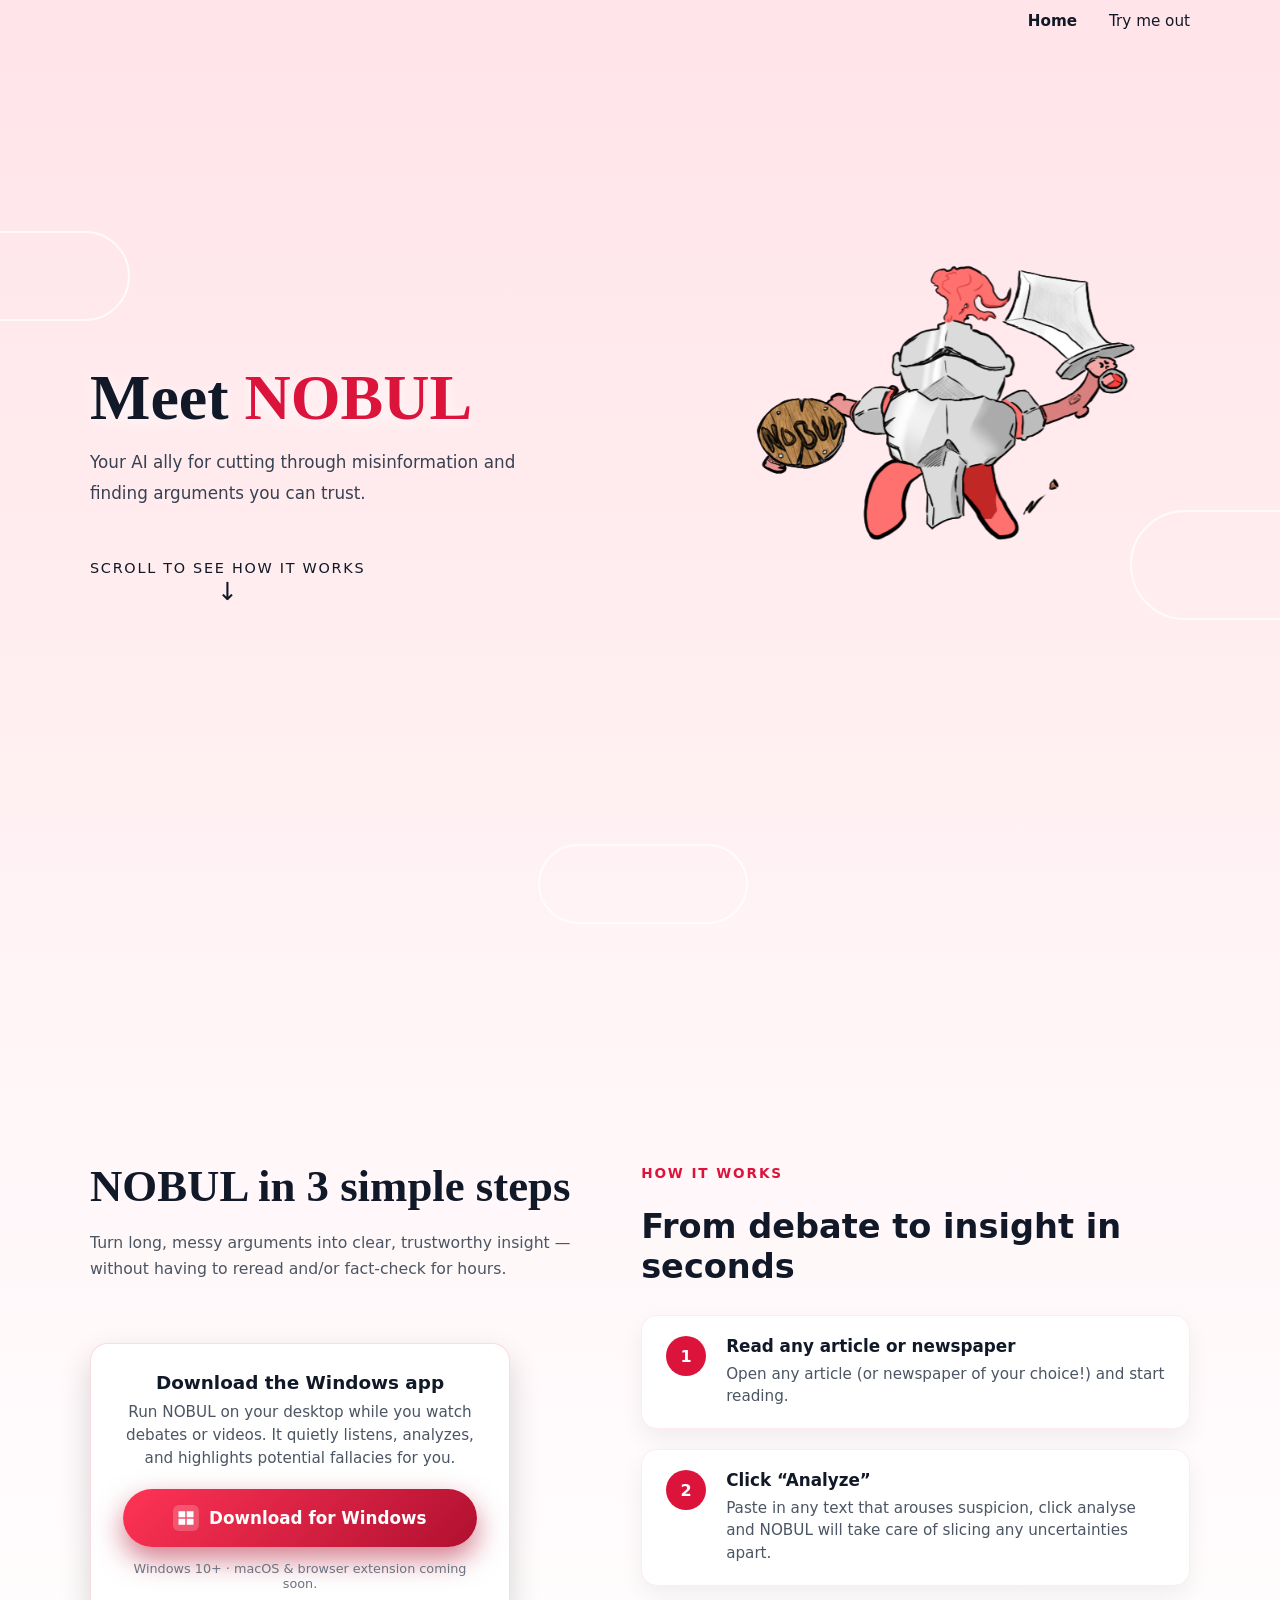
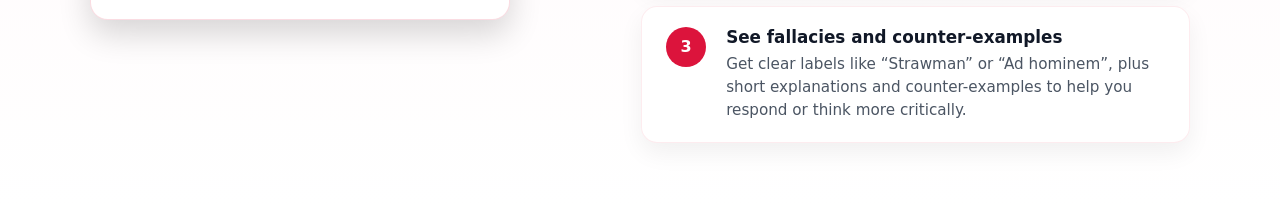
<file: index.html>
<!DOCTYPE html>
<html lang="en">
<head>
    <meta charset="UTF-8" />
    <title>NOBUL</title>
    <meta name="viewport" content="width=device-width, initial-scale=1" />
    <link rel="stylesheet" href="styles.css" />
    <script src="script.js" defer></script>
</head>
<body>

    <!-- ============================================ -->
    <!--                    NAV                      -->
    <!-- ============================================ -->
    <header class="top-nav">
        <div class="nav-inner">
            <nav class="nav-links">
                <!-- Home is main / default -->
                <a href="#" class="nav-link nav-link-primary" data-target="home">
                    Home
                </a>
                <a href="#" class="nav-link" data-target="try">
                    Try me out
                </a>
            </nav>
        </div>
    </header>

    <main>
        <!-- ============================================ -->
        <!--                 HOME PAGE                   -->
        <!-- ============================================ -->
        <div id="home-page">
            <!-- HERO / WELCOME -->
            <section id="hero">
                <!-- outlined cloud shapes -->
                <div class="hero-cloud hero-cloud-1"></div>
                <div class="hero-cloud hero-cloud-2"></div>
                <div class="hero-cloud hero-cloud-3"></div>

                <div class="hero-inner">
                    <!-- Logo -->
                    <img
                        src="./NOBUL-Knight.png"
                        alt="NOBUL logo"
                        class="hero-logo"
                    />

                    <div class="hero-text">
                        <h1 class="hero-title">
                            Meet <span class="hero-highlight">NOBUL</span>
                        </h1>
                        <p class="hero-subtitle">
                            Your AI ally for cutting through misinformation and finding arguments you can trust.
                        </p>
                    </div>

                    <a href="#steps-1893" class="hero-scroll">
                        <span class="hero-scroll-text">Scroll to see how it works</span>
                        <span class="hero-scroll-arrow">↓</span>
                    </a>
                </div>
            </section>

            <!-- HOW IT WORKS / STEPS -->
            <section id="steps-1893">
                <div class="cs-container">

                    <!-- Left: mini hero + download -->
                    <div class="cs-left">
                        <div class="cs-hero">
                            <h2 class="cs-hero-title">
                                NOBUL in 3 simple steps
                            </h2>
                            <!-- second hero line: reveal on scroll -->
                            <p class="cs-hero-subtitle reveal-up">
                                Turn long, messy arguments into clear, trustworthy insight — without having
                                to reread and/or fact-check for hours.
                            </p>
                        </div>

                        <!-- download card: reveals on scroll -->
                        <div class="cs-download-card reveal-up">
                            <h3 class="cs-download-title">Download the Windows app</h3>
                            <p class="cs-download-text">
                                Run NOBUL on your desktop while you watch debates or videos.
                                It quietly listens, analyzes, and highlights potential fallacies for you.
                            </p>

                            <a href="/my-extension.zip" class="cs-download-btn">
                                <span class="cs-btn-icon">
                                    <svg class="cs-windows-logo" viewBox="0 0 24 24" aria-hidden="true">
                                        <rect x="2"  y="3"  width="9" height="8" />
                                        <rect x="13" y="3"  width="9" height="8" />
                                        <rect x="2"  y="13" width="9" height="8" />
                                        <rect x="13" y="13" width="9" height="8" />
                                    </svg>
                                </span>
                                <span class="cs-btn-text">Download for Windows</span>
                            </a>

                            <p class="cs-download-note">
                                Windows 10+ · macOS & browser extension coming soon.
                            </p>
                        </div>
                    </div>

                    <!-- Right: steps -->
                    <div class="cs-wrapper">
                        <div class="cs-content">
                            <p class="cs-topper">HOW IT WORKS</p>
                            <h2 class="cs-title">From debate to insight in seconds</h2>
                        </div>

                        <ul class="cs-card-group">
                            <!-- each step reveals on scroll -->
                            <li class="cs-item reveal-right">
                                <div class="cs-number">1</div>
                                <div class="cs-flex">
                                    <h3 class="cs-h3">Read any article or newspaper</h3>
                                    <p class="cs-item-text">
                                        Open any article (or newspaper of your choice!) and start reading. 
                                    </p>
                                </div>
                            </li>

                            <li class="cs-item reveal-right">
                                <div class="cs-number">2</div>
                                <div class="cs-flex">
                                    <h3 class="cs-h3">Click “Analyze”</h3>
                                    <p class="cs-item-text">
                                        Paste in any text that arouses suspicion, click analyse and NOBUL will take care of
                                        slicing any uncertainties apart.
                                    </p>
                                </div>
                            </li>

                            <li class="cs-item reveal-right">
                                <div class="cs-number">3</div>
                                <div class="cs-flex">
                                    <h3 class="cs-h3">See fallacies and counter-examples</h3>
                                    <p class="cs-item-text">
                                        Get clear labels like “Strawman” or “Ad hominem”, plus short explanations
                                        and counter-examples to help you respond or think more critically.
                                    </p>
                                </div>
                            </li>
                        </ul>
                    </div>

                </div>
            </section>
        </div>

        <!-- ============================================ -->
        <!--         TRY ME OUT OVERLAY (no scroll)      -->
        <!-- ============================================ -->
        <div id="chat-overlay" class="chat-overlay">
            <div class="chat-overlay-backdrop" data-close="true"></div>
            <section class="chat-shell">
                <div class="chat-card">
                    <button type="button" class="chat-close-btn" data-close="true">×</button>

                    <div class="chat-header">
                        <h1 class="chat-title">Try NOBUL</h1>
                        <p class="chat-subtitle">
                            Paste a debate snippet, argument, or claim. In the future, NOBUL will analyze it
                            for potential fallacies and weak reasoning.
                        </p>
                    </div>

                    <div class="chat-messages" id="chat-messages">
                        <div class="chat-message chat-message-assistant">
                            <div class="chat-message-label">NOBUL</div>
                            <div class="chat-message-bubble">
                                Imagine this is connected to the fallacy detector. Type something below and
                                hit <strong>Send</strong> to see how the conversation would flow.
                            </div>
                        </div>
                    </div>

                    <form class="chat-input-row" id="chat-form">
                        <textarea
                            id="chat-input"
                            class="chat-input"
                            rows="2"
                            placeholder="Ask a question, paste an argument, or say hello..."
                        ></textarea>
                        <button type="submit" class="chat-send-btn">Send</button>
                    </form>
                    <p id="chat-analysis"></p>
                    <p class="chat-footer-note">
                        This is a front-end preview. We’ll hook this up to your backend model later so it can
                        actually analyze arguments and flag fallacies.
                    </p>
                </div>
            </section>
        </div>
    </main>

</body>
</html>
</file>
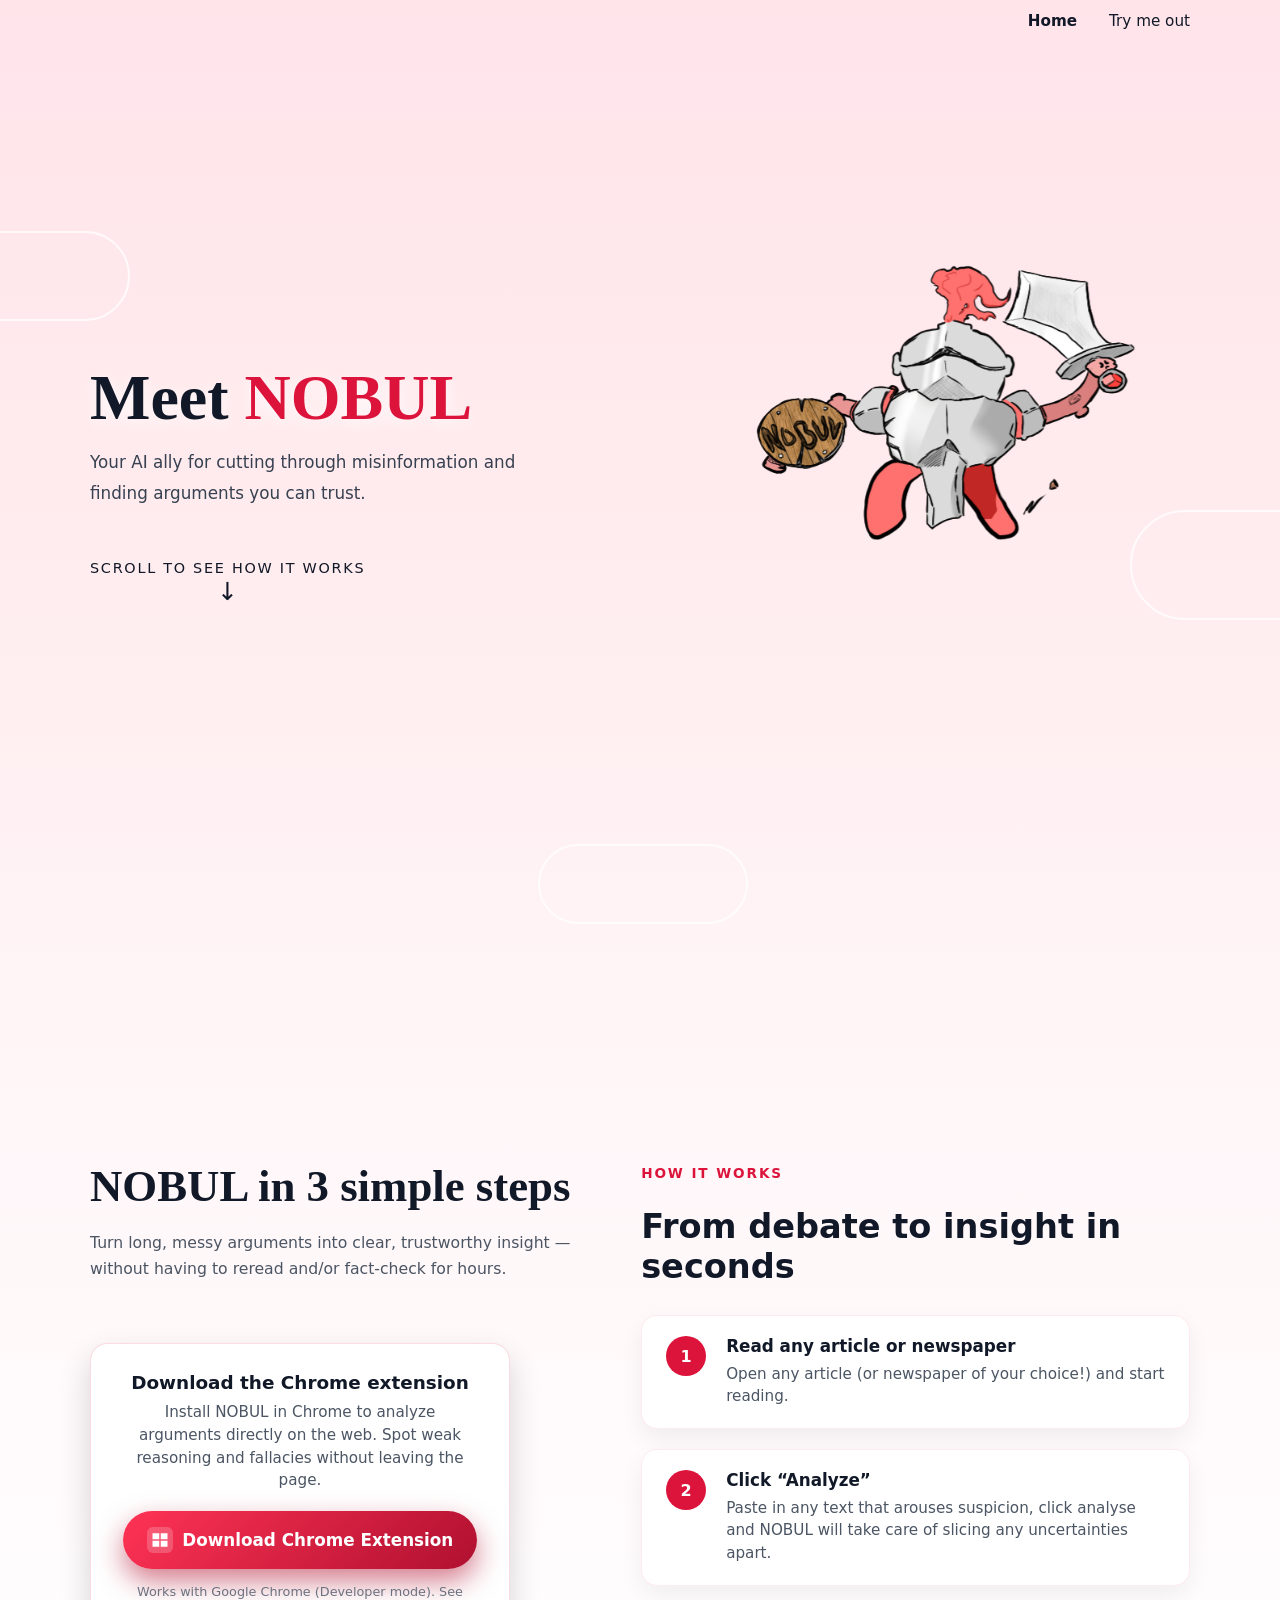
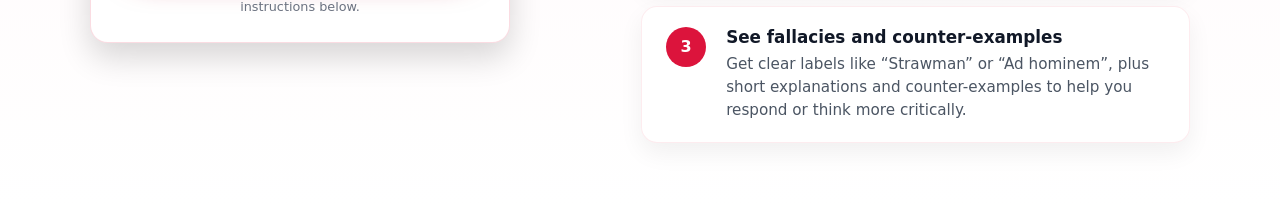
<file: UI/index.html>
<!DOCTYPE html>
<html lang="en">
<head>
    <meta charset="UTF-8" />
    <title>NOBUL</title>
    <meta name="viewport" content="width=device-width, initial-scale=1" />
    <link rel="stylesheet" href="styles.css" />
    <script src="script.js" defer></script>
</head>
<body>

    <!-- ============================================ -->
    <!--                    NAV                      -->
    <!-- ============================================ -->
    <header class="top-nav">
        <div class="nav-inner">
            <nav class="nav-links">
                <!-- Home is main / default -->
                <a href="#" class="nav-link nav-link-primary" data-target="home">
                    Home
                </a>
                <a href="#" class="nav-link" data-target="try">
                    Try me out
                </a>
            </nav>
        </div>
    </header>

    <main>
        <!-- ============================================ -->
        <!--                 HOME PAGE                   -->
        <!-- ============================================ -->
        <div id="home-page">
            <!-- HERO / WELCOME -->
            <section id="hero">
                <!-- outlined cloud shapes -->
                <div class="hero-cloud hero-cloud-1"></div>
                <div class="hero-cloud hero-cloud-2"></div>
                <div class="hero-cloud hero-cloud-3"></div>

                <div class="hero-inner">
                    <!-- Logo -->
                    <img
                        src="./NOBUL-Knight.png"
                        alt="NOBUL logo"
                        class="hero-logo"
                    />

                    <div class="hero-text">
                        <h1 class="hero-title">
                            Meet <span class="hero-highlight">NOBUL</span>
                        </h1>
                        <p class="hero-subtitle">
                            Your AI ally for cutting through misinformation and finding arguments you can trust.
                        </p>
                    </div>

                    <a href="#steps-1893" class="hero-scroll">
                        <span class="hero-scroll-text">Scroll to see how it works</span>
                        <span class="hero-scroll-arrow">↓</span>
                    </a>
                </div>
            </section>

            <!-- HOW IT WORKS / STEPS -->
            <section id="steps-1893">
                <div class="cs-container">

                    <!-- Left: mini hero + download -->
                    <div class="cs-left">
                        <div class="cs-hero">
                            <h2 class="cs-hero-title">
                                NOBUL in 3 simple steps
                            </h2>
                            <!-- second hero line: reveal on scroll -->
                            <p class="cs-hero-subtitle reveal-up">
                                Turn long, messy arguments into clear, trustworthy insight — without having
                                to reread and/or fact-check for hours.
                            </p>
                        </div>

                        <!-- download card: reveals on scroll -->
                <div class="cs-download-card reveal-up">
                    <h3 class="cs-download-title">Download the Chrome extension</h3>
                    <p class="cs-download-text">
                    Install NOBUL in Chrome to analyze arguments directly on the web.
                    Spot weak reasoning and fallacies without leaving the page.
                    </p>

                <!-- 🔽 This is the important part -->
                <a
                href="my-extension.zip"
                class="cs-download-btn"
                download="NOBUL-Chrome-Extension.zip"
                >
        <span class="cs-btn-icon">
            <!-- you can keep your SVG icon or swap for a Chrome-style one -->
            <svg class="cs-windows-logo" viewBox="0 0 24 24" aria-hidden="true">
                <rect x="2"  y="3"  width="9" height="8" />
                <rect x="13" y="3"  width="9" height="8" />
                <rect x="2"  y="13" width="9" height="8" />
                <rect x="13" y="13" width="9" height="8" />
            </svg>
        </span>
        <span class="cs-btn-text">Download Chrome Extension</span>
    </a>
        <p class="cs-download-note">
            Works with Google Chrome (Developer mode). See instructions below.
        </p>
    </div>
</div>

                    <!-- Right: steps -->
                    <div class="cs-wrapper">
                        <div class="cs-content">
                            <p class="cs-topper">HOW IT WORKS</p>
                            <h2 class="cs-title">From debate to insight in seconds</h2>
                        </div>

                        <ul class="cs-card-group">
                            <!-- each step reveals on scroll -->
                            <li class="cs-item reveal-right">
                                <div class="cs-number">1</div>
                                <div class="cs-flex">
                                    <h3 class="cs-h3">Read any article or newspaper</h3>
                                    <p class="cs-item-text">
                                        Open any article (or newspaper of your choice!) and start reading. 
                                    </p>
                                </div>
                            </li>

                            <li class="cs-item reveal-right">
                                <div class="cs-number">2</div>
                                <div class="cs-flex">
                                    <h3 class="cs-h3">Click “Analyze”</h3>
                                    <p class="cs-item-text">
                                        Paste in any text that arouses suspicion, click analyse and NOBUL will take care of
                                        slicing any uncertainties apart.
                                    </p>
                                </div>
                            </li>

                            <li class="cs-item reveal-right">
                                <div class="cs-number">3</div>
                                <div class="cs-flex">
                                    <h3 class="cs-h3">See fallacies and counter-examples</h3>
                                    <p class="cs-item-text">
                                        Get clear labels like “Strawman” or “Ad hominem”, plus short explanations
                                        and counter-examples to help you respond or think more critically.
                                    </p>
                                </div>
                            </li>
                        </ul>
                    </div>

                </div>
            </section>
        </div>

        <!-- ============================================ -->
        <!--         TRY ME OUT OVERLAY (no scroll)      -->
        <!-- ============================================ -->
        <div id="chat-overlay" class="chat-overlay">
            <div class="chat-overlay-backdrop" data-close="true"></div>
            <section class="chat-shell">
                <div class="chat-card">
                    <button type="button" class="chat-close-btn" data-close="true">×</button>

                    <div class="chat-header">
                        <h1 class="chat-title">Try NOBUL</h1>
                        <p class="chat-subtitle">
                            Paste a debate snippet, argument, or claim. In the future, NOBUL will analyze it
                            for potential fallacies and weak reasoning.
                        </p>
                    </div>

                    <div class="chat-messages" id="chat-messages">
                        <div class="chat-message chat-message-assistant">
                            <div class="chat-message-label">NOBUL</div>
                            <div class="chat-message-bubble">
                                Imagine this is connected to the fallacy detector. Type something below and
                                hit <strong>Send</strong> to see how the conversation would flow.
                            </div>
                        </div>
                    </div>

                    <form class="chat-input-row" id="chat-form">
                        <textarea
                            id="chat-input"
                            class="chat-input"
                            rows="2"
                            placeholder="Ask a question, paste an argument, or say hello..."
                        ></textarea>
                        <button type="submit" class="chat-send-btn">Send</button>
                    </form>
                    <p id="chat-analysis"></p>
                    <p class="chat-footer-note">
                        This is a front-end preview. We’ll hook this up to your backend model later so it can
                        actually analyze arguments and flag fallacies.
                    </p>
                </div>
            </section>
        </div>
    </main>

</body>
</html>
</file>
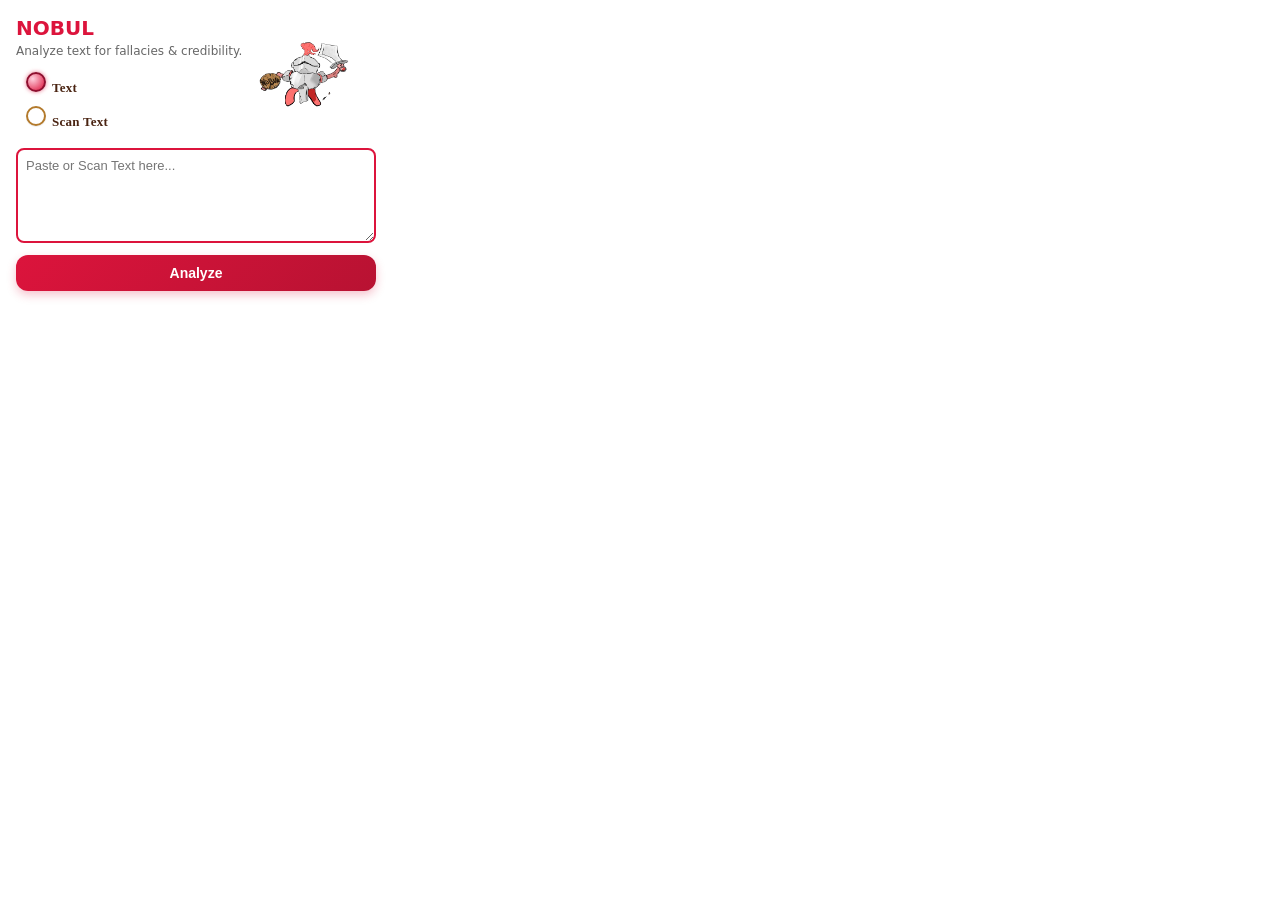
<file: truthlens-extension /popup.html>
<!DOCTYPE html>
<html lang="en">
<head>
  <meta charset="UTF-8" />
  <title>NOBUL</title>
  <link rel="stylesheet" href="popup.css" />
</head>
<body>
  <div class="container">
    <div class="header-row">
  <div class="header-text">
    <h1>NOBUL</h1>
    <p class="subtitle">Analyze text for fallacies & credibility.</p>
  </div>
  <img
    src="NOBUL-Knight-Avatar.png"
    alt="NOBUL avatar"
    class="nobul-avatar"
  />
</div>


    <div class="mode-switch">
  <label class="mode-option">
    <input type="radio" name="mode" value="text" checked />
    <span>Text</span>
  </label>

  <label class="mode-option">
    <input type="radio" name="mode" value="ScanText" />
    <span>Scan Text</span>
  </label>
</div>


    <textarea id="inputField" placeholder="Paste or Scan Text here..." rows="5"></textarea>

    <button id="analyzeBtn">Analyze</button>

    <div id="status" class="status"></div>

    <div id="results" class="results"></div>
  </div>

  <script src="popup.js"></script>
</body>
</html>
</file>
<file: styles.css>
/* ===============================
   Global theme
   =============================== */

:root {
    --crimson: #dc143c;
    --soft-white: #f9fafb;
    --dark-text: #111827;
    --muted-text: #4b5563;

    /* page-wide seamless gradient */
    --page-bg: linear-gradient(
        180deg,
        #ffe4ea 0%,
        #ffecee 30%,
        #fff6f8 60%,
        #ffffff 100%
    );

    --nav-blue: #1f73c7;
}

*,
*::before,
*::after {
    box-sizing: border-box;
}

html {
    scroll-behavior: smooth;
}

body {
    margin: 0;
    font-family: system-ui, -apple-system, BlinkMacSystemFont, "Segoe UI", sans-serif;
    background: var(--page-bg);
    color: var(--dark-text);
}

/* ===============================
   Top navigation (transparent)
   =============================== */

.top-nav {
    position: sticky;
    top: 0;
    z-index: 50;
    background: transparent;
    padding: 0.75rem 1.5rem;
}

.nav-inner {
    max-width: 1100px;
    margin: 0 auto;
    display: flex;
    align-items: center;
    justify-content: flex-end; /* only right-side buttons now */
}

.nav-links {
    display: flex;
    gap: 2rem;
    transition: opacity 0.25s ease-out, transform 0.25s ease-out;
}

/* faded-out state when scrolling */
.nav-links-faded {
    opacity: 0;
    transform: translateY(-10px);
    pointer-events: none;
}

.nav-link {
    position: relative;
    font-size: 0.95rem;
    color: var(--dark-text);
    text-decoration: none;
    font-weight: 500;
    padding-bottom: 0.15rem;
}

.nav-link::after {
    content: "";
    position: absolute;
    left: 0;
    right: 0;
    bottom: -0.2rem;
    height: 2px;
    background: var(--nav-blue);
    transform: scaleX(0);
    transform-origin: center;
    transition: transform 0.18s ease-out;
}

.nav-link:hover::after {
    transform: scaleX(1);
}

/* main button ("Home") a bit stronger */
.nav-link-primary {
    font-weight: 700;
}

@media (max-width: 700px) {
    .nav-links {
        gap: 1.25rem;
        font-size: 0.9rem;
    }
}

/* ===============================
   HERO / WELCOME SECTION
   =============================== */

#hero {
    position: relative;
    min-height: 115vh;
    padding: 5rem 1.5rem 4rem;
    background: transparent;  /* uses body gradient for seamless look */
    overflow: hidden;
    z-index: 0;
}

.hero-inner {
    position: relative;
    max-width: 1100px;
    margin: 0 auto;
    z-index: 1;
    display: flex;
    flex-direction: column;
    align-items: flex-start;
    justify-content: center;
    min-height: 80vh;
}

.hero-text {
    max-width: 650px;
}

/* Logo in the empty top-right of hero */
.hero-logo {
    position: absolute;
    /* line up roughly with the top of "Meet Nobull" */
    top: 0.30rem;
    right: -5rem;

    /* 300% of original size (110px → 330px) */
    width: 660px;
    max-width: 50vw;
    justify-self: right;
    opacity: 0;
    transform: translateY(-50px) scale(0.96);  /* drop in from above */
    animation: heroLogoIn 0.9s ease-out forwards;
    animation-delay: 0.4s;
}






/* outlined clouds */

.hero-cloud {
    position: absolute;
    border-radius: 999px;
    border: 2px solid rgba(255, 255, 255, 0.85);
    background: transparent;
    opacity: 0.9;
    animation: cloudDrift 40s linear infinite;
    z-index: 0;
}

.hero-cloud-1 {
    width: 260px;
    height: 90px;
    top: 18%;
    left: -130px;
}

.hero-cloud-2 {
    width: 320px;
    height: 110px;
    top: 45%;
    right: -170px;
    animation-duration: 55s;
}

.hero-cloud-3 {
    width: 210px;
    height: 80px;
    bottom: 15%;
    left: 42%;
    animation-duration: 48s;
}

/* Hero text styles */

.hero-title {
    font-family: "Georgia", "Times New Roman", serif;
    font-size: clamp(2.8rem, 5vw, 4rem);
    line-height: 1.05;
    font-weight: 600;
    margin: 0 0 1rem;
    color: #111827;
    text-shadow: 0 4px 16px rgba(255, 255, 255, 0.95);
    opacity: 0;
    transform: translateX(-30px);
    animation: fadeInLeft 0.9s ease-out forwards;
    animation-delay: 0.1s;
}

.hero-highlight {
    font-weight: 700;
    color: var(--crimson);
}

.hero-subtitle {
    margin: 0;
    font-size: 1.05rem;
    max-width: 30rem;
    color: #374151;
    line-height: 1.8;
    opacity: 0;
    transform: translateX(30px);
    animation: fadeInRight 0.9s ease-out forwards;
    animation-delay: 0.3s;
}

/* Scroll hint */

.hero-scroll {
    margin-top: 3.25rem;
    display: inline-flex;
    flex-direction: column;
    align-items: center;
    gap: 0.25rem;
    color: #111827;
    text-decoration: none;
    font-size: 0.9rem;
    opacity: 0;
    animation: fadeInUp 0.9s ease-out forwards;
    animation-delay: 0.55s;
}

.hero-scroll-text {
    letter-spacing: 0.12em;
    text-transform: uppercase;
}

.hero-scroll-arrow {
    font-size: 1.55rem;
    line-height: 1;
    animation: bounceArrow 1.4s ease-in-out infinite;
}

/* ===============================
   HOW IT WORKS / STEPS SECTION
   =============================== */

#steps-1893 {
    position: relative;
    padding: 4.5rem 1.5rem 4rem;
    background: transparent; /* continuous with hero */
    margin-top: 0;
    z-index: 1;
}

.cs-container {
    max-width: 1100px;
    margin: 0 auto;
    display: grid;
    grid-template-columns: minmax(0, 1.1fr) minmax(0, 1.2fr);
    gap: 3rem;
    align-items: stretch;
}

/* Left side */

.cs-left {
    display: flex;
    flex-direction: column;
    gap: 2.25rem;
    margin-top: 0.75rem;
}

.cs-hero-title {
    font-family: "Georgia", "Times New Roman", serif;
    font-size: clamp(2.2rem, 3.5vw, 3rem);
    line-height: 1.05;
    font-weight: 600;
    margin: 0;
    color: var(--dark-text);
}

.cs-hero-subtitle {
    margin: 1.2rem 0 0;
    font-size: 0.98rem;
    max-width: 32rem;
    color: var(--muted-text);
    line-height: 1.7;
}

/* Download card */

.cs-download-card {
    max-width: 420px;
    width: 100%;
    background: #ffffff;
    border-radius: 1.1rem;
    padding: 1.75rem 2rem;
    box-shadow: 0 14px 32px rgba(0, 0, 0, 0.16);
    border: 1px solid rgba(220, 20, 60, 0.15);
    text-align: center;
    margin-top: 1.5rem;
}

.cs-download-title {
    margin: 0 0 0.5rem;
    font-size: 1.15rem;
    font-weight: 700;
    color: var(--dark-text);
}

.cs-download-text {
    margin: 0 0 1.2rem;
    font-size: 0.95rem;
    color: var(--muted-text);
    line-height: 1.5;
}

/* Download button */

.cs-download-btn {
    display: inline-flex;
    align-items: center;
    justify-content: center;
    gap: 0.6rem;
    padding: 1rem 0;
    width: 100%;
    border-radius: 999px;
    background: linear-gradient(135deg, #ff3355, #b01030);
    color: #ffffff;
    font-weight: 700;
    font-size: 1.05rem;
    text-decoration: none;
    border: none;
    cursor: pointer;
    box-shadow: 0 12px 28px rgba(176, 16, 48, 0.55);
    transition: transform 0.15s ease-out,
                box-shadow 0.15s ease-out,
                background 0.15s ease-out;
}

.cs-download-btn:hover {
    transform: translateY(-2px);
    box-shadow: 0 16px 34px rgba(176, 16, 48, 0.7);
    background: linear-gradient(135deg, #ff2045, #900c26);
}

.cs-btn-icon {
    display: inline-flex;
    align-items: center;
    justify-content: center;
    width: 26px;
    height: 26px;
    border-radius: 6px;
    background: rgba(255, 255, 255, 0.2);
}

.cs-windows-logo {
    width: 18px;
    height: 18px;
    fill: #ffffff;
}

.cs-btn-text {
    white-space: nowrap;
}

.cs-download-note {
    margin: 0.9rem 0 0;
    font-size: 0.8rem;
    color: #6b7280;
}

/* Right side */

.cs-wrapper {
    display: flex;
    flex-direction: column;
    gap: 1.75rem;
}

.cs-content {
    display: flex;
    flex-direction: column;
    gap: 0.75rem;
}

.cs-topper {
    font-size: 0.85rem;
    letter-spacing: 0.14em;
    text-transform: uppercase;
    font-weight: 600;
    color: var(--crimson);
}

.cs-title {
    font-size: 2.1rem;
    line-height: 1.2;
    font-weight: 700;
    margin: 0;
}

/* Steps list */

.cs-card-group {
    list-style: none;
    padding: 0;
    margin: 0;
    display: flex;
    flex-direction: column;
    gap: 1.25rem;
}

.cs-item {
    display: flex;
    gap: 1.25rem;
    padding: 1.25rem 1.5rem;
    border-radius: 1rem;
    background: #ffffff;
    box-shadow: 0 10px 25px rgba(0, 0, 0, 0.06);
    border: 1px solid rgba(220, 20, 60, 0.08);
    transition: transform 0.18s ease-out,
                box-shadow 0.18s ease-out,
                border-color 0.18s ease-out;
}

.cs-item:hover {
    transform: translateX(0) translateY(-3px);
    box-shadow: 0 14px 30px rgba(0, 0, 0, 0.09);
    border-color: rgba(220, 20, 60, 0.25);
}

.cs-number {
    min-width: 2.5rem;
    height: 2.5rem;
    border-radius: 999px;
    background: var(--crimson);
    color: #ffffff;
    display: inline-flex;
    align-items: center;
    justify-content: center;
    font-weight: 700;
    font-size: 1rem;
    flex-shrink: 0;
}

.cs-flex {
    display: flex;
    flex-direction: column;
    gap: 0.4rem;
}

.cs-h3 {
    font-size: 1.05rem;
    font-weight: 600;
    margin: 0;
}

.cs-item-text {
    margin: 0;
    font-size: 0.95rem;
    color: var(--muted-text);
    line-height: 1.5;
}

/* ===============================
   Scroll-triggered reveal helpers
   =============================== */

.reveal-up,
.reveal-right {
    opacity: 0;
}

.reveal-up {
    transform: translateY(25px);
}

.reveal-right {
    transform: translateX(30px);
}

.reveal-up.is-visible {
    animation: fadeInUp 0.9s ease-out forwards;
}

.reveal-right.is-visible {
    animation: fadeInRight 0.8s ease-out forwards;
}

.cs-card-group .reveal-right.is-visible:nth-child(1) {
    animation-delay: 0s;
}
.cs-card-group .reveal-right.is-visible:nth-child(2) {
    animation-delay: 0.12s;
}
.cs-card-group .reveal-right.is-visible:nth-child(3) {
    animation-delay: 0.24s;
}

/* ===============================
   TRY ME OUT OVERLAY (with fade)
   =============================== */

.chat-overlay {
    position: fixed;
    inset: 0;
    z-index: 60;
    display: flex;
    justify-content: center;
    align-items: center;
    opacity: 0;
    visibility: hidden;
    pointer-events: none;
    transition: opacity 0.25s ease-out, visibility 0s linear 0.25s;
}

.chat-overlay-open {
    opacity: 1;
    visibility: visible;
    pointer-events: auto;
    transition: opacity 0.25s ease-out;
}

.chat-overlay-backdrop {
    position: absolute;
    inset: 0;
    background: rgba(15, 23, 42, 0.45);
}

/* center the chat card */
.chat-shell {
    position: relative;
    margin: auto;
    width: 100%;
    max-width: 900px;
    padding: 1.5rem;
    pointer-events: none; /* clicks go to child card */
}

.chat-card {
    pointer-events: auto;
    background: #ffffff;
    border-radius: 1.25rem;
    box-shadow: 0 24px 60px rgba(0, 0, 0, 0.35);
    border: 1px solid rgba(220, 20, 60, 0.15);
    display: flex;
    flex-direction: column;
    max-height: 80vh;
    overflow: hidden;
    position: relative;
}

/* close button */

.chat-close-btn {
    position: absolute;
    top: 0.6rem;
    right: 0.75rem;
    border: none;
    background: transparent;
    font-size: 1.5rem;
    line-height: 1;
    cursor: pointer;
    color: #6b7280;
    padding: 0.1rem 0.3rem;
}

.chat-close-btn:hover {
    color: #111827;
}

/* chat header / body */

.chat-header {
    padding: 1.4rem 1.75rem 0.75rem;
}

.chat-title {
    margin: 0 0 0.4rem;
    font-size: clamp(2rem, 3vw, 2.4rem);
    font-family: "Georgia", "Times New Roman", serif;
}

.chat-subtitle {
    margin: 0;
    max-width: 36rem;
    font-size: 0.98rem;
    color: var(--muted-text);
}

.chat-messages {
    padding: 1.25rem 1.75rem 1.5rem;
    max-height: 320px;
    overflow-y: auto;
    background: radial-gradient(circle at top left, #fef2f2 0, #ffffff 55%);
}

.chat-message {
    margin-bottom: 1rem;
}

.chat-message-label {
    font-size: 0.78rem;
    text-transform: uppercase;
    letter-spacing: 0.12em;
    color: #9ca3af;
    margin-bottom: 0.25rem;
}

.chat-message-bubble {
    display: inline-block;
    padding: 0.75rem 1rem;
    border-radius: 0.9rem;
    font-size: 0.95rem;
    line-height: 1.5;
}

.chat-message-assistant .chat-message-bubble {
    background: #f3f4ff;
}

.chat-message-user .chat-message-bubble {
    background: #e0f2fe;
}

.chat-message-placeholder {
    font-style: italic;
    color: #6b7280;
}

.chat-input-row {
    display: flex;
    gap: 0.75rem;
    padding: 0.9rem 1.25rem 1.1rem;
    border-top: 1px solid #e5e7eb;
    background: #f9fafb;
}

.chat-input {
    flex: 1;
    resize: vertical;
    min-height: 48px;
    max-height: 140px;
    border-radius: 0.85rem;
    border: 1px solid #d1d5db;
    padding: 0.65rem 0.85rem;
    font-family: inherit;
    font-size: 0.95rem;
}

.chat-input:focus {
    outline: none;
    border-color: var(--nav-blue);
    box-shadow: 0 0 0 1px rgba(31, 115, 199, 0.35);
}

.chat-send-btn {
    border: none;
    border-radius: 999px;
    padding: 0 1.5rem;
    font-size: 0.95rem;
    font-weight: 600;
    background: var(--nav-blue);
    color: #ffffff;
    cursor: pointer;
    white-space: nowrap;
    transition: background 0.15s ease-out, transform 0.15s ease-out,
                box-shadow 0.15s ease-out;
}

.chat-send-btn:hover {
    background: #195c9c;
    transform: translateY(-1px);
    box-shadow: 0 8px 18px rgba(25, 92, 156, 0.45);
}

.chat-footer-note {
    padding: 0 1.75rem 1.25rem;
    font-size: 0.85rem;
    color: #6b7280;
}

/* overlay responsive tweaks */

@media (max-width: 640px) {
    .chat-shell {
        padding: 1rem;
    }

    .chat-card {
        border-radius: 1rem;
    }

    .chat-header {
        padding: 1.2rem 1.2rem 0.6rem;
    }

    .chat-messages {
        padding: 1rem 1.2rem 1.25rem;
        max-height: 260px;
    }

    .chat-input-row {
        flex-direction: column;
        align-items: stretch;
        padding: 0.8rem 1rem 1rem;
    }

    .chat-send-btn {
        align-self: flex-end;
        padding-top: 0.55rem;
        padding-bottom: 0.55rem;
    }

    .chat-footer-note {
        padding: 0 1.2rem 1rem;
    }
}

/* ===============================
   Animations
   =============================== */

@keyframes fadeInUp {
    from {
        opacity: 0;
        transform: translateY(25px);
    }
    to {
        opacity: 1;
        transform: translateY(0);
    }
}

@keyframes fadeInLeft {
    from {
        opacity: 0;
        transform: translateX(-40px);
    }
    to {
        opacity: 1;
        transform: translateX(0);
    }
}

@keyframes fadeInRight {
    from {
        opacity: 0;
        transform: translateX(40px);
    }
    to {
        opacity: 1;
        transform: translateX(0);
    }
}




/* logo slide-in straight from top */
@keyframes heroLogoIn {
    from {
        opacity: 0;
        transform: translateY(-50px) scale(0.96);
    }
    to {
        opacity: 1;
        transform: translateY(0) scale(1);
    }
}


@keyframes cloudDrift {
    from {
        transform: translateX(0);
    }
    to {
        transform: translateX(220px);
    }
}

@keyframes bounceArrow {
    0%, 100% {
        transform: translateY(0);
    }
    50% {
        transform: translateY(6px);
    }
}

/* ===============================
   Reduced motion
   =============================== */

@media (prefers-reduced-motion: reduce) {
    * {
        animation-duration: 0.001ms !important;
        animation-iteration-count: 1 !important;
        transition-duration: 0.001ms !important;
        scroll-behavior: auto !important;
    }
    .hero-title,
    .hero-subtitle,
    .hero-scroll,
    .hero-logo,
    .cs-hero-title,
    .cs-hero-subtitle,
    .cs-download-card,
    .cs-item {
        opacity: 1 !important;
        transform: none !important;
    }
}

/* ===============================
   Responsive layout tweaks
   =============================== */

@media (max-width: 900px) {
    .cs-container {
        grid-template-columns: minmax(0, 1fr);
        gap: 2.5rem;
    }

    #steps-1893 {
        padding: 3.5rem 1.25rem 3rem;
    }

    .cs-left {
        max-width: 480px;
        margin: 0 auto;
    }
}

@media (max-width: 600px) {
    #hero {
        padding-top: 4rem;
        padding-bottom: 3.5rem;
        min-height: 105vh;
    }

    .hero-title {
        font-size: 2.4rem;
    }

    .cs-item {
        padding: 1rem 1.1rem;
    }

    .cs-title {
        font-size: 1.7rem;
    }

    .cs-hero-title {
        font-size: 2.1rem;
    }

    .cs-download-card {
        padding: 1.5rem 1.5rem;
    }
}
</file>
<file: UI/styles.css>
/* ===============================
   Global theme
   =============================== */

:root {
    --crimson: #dc143c;
    --soft-white: #f9fafb;
    --dark-text: #111827;
    --muted-text: #4b5563;

    /* page-wide seamless gradient */
    --page-bg: linear-gradient(
        180deg,
        #ffe4ea 0%,
        #ffecee 30%,
        #fff6f8 60%,
        #ffffff 100%
    );

    --nav-blue: #1f73c7;
}

*,
*::before,
*::after {
    box-sizing: border-box;
}

html {
    scroll-behavior: smooth;
}

body {
    margin: 0;
    font-family: system-ui, -apple-system, BlinkMacSystemFont, "Segoe UI", sans-serif;
    background: var(--page-bg);
    color: var(--dark-text);
}

/* ===============================
   Top navigation (transparent)
   =============================== */

.top-nav {
    position: sticky;
    top: 0;
    z-index: 50;
    background: transparent;
    padding: 0.75rem 1.5rem;
}

.nav-inner {
    max-width: 1100px;
    margin: 0 auto;
    display: flex;
    align-items: center;
    justify-content: flex-end; /* only right-side buttons now */
}

.nav-links {
    display: flex;
    gap: 2rem;
    transition: opacity 0.25s ease-out, transform 0.25s ease-out;
}

/* faded-out state when scrolling */
.nav-links-faded {
    opacity: 0;
    transform: translateY(-10px);
    pointer-events: none;
}

.nav-link {
    position: relative;
    font-size: 0.95rem;
    color: var(--dark-text);
    text-decoration: none;
    font-weight: 500;
    padding-bottom: 0.15rem;
}

.nav-link::after {
    content: "";
    position: absolute;
    left: 0;
    right: 0;
    bottom: -0.2rem;
    height: 2px;
    background: var(--nav-blue);
    transform: scaleX(0);
    transform-origin: center;
    transition: transform 0.18s ease-out;
}

.nav-link:hover::after {
    transform: scaleX(1);
}

/* main button ("Home") a bit stronger */
.nav-link-primary {
    font-weight: 700;
}

@media (max-width: 700px) {
    .nav-links {
        gap: 1.25rem;
        font-size: 0.9rem;
    }
}

/* ===============================
   HERO / WELCOME SECTION
   =============================== */

#hero {
    position: relative;
    min-height: 115vh;
    padding: 5rem 1.5rem 4rem;
    background: transparent;  /* uses body gradient for seamless look */
    overflow: hidden;
    z-index: 0;
}

.hero-inner {
    position: relative;
    max-width: 1100px;
    margin: 0 auto;
    z-index: 1;
    display: flex;
    flex-direction: column;
    align-items: flex-start;
    justify-content: center;
    min-height: 80vh;
}

.hero-text {
    max-width: 650px;
}

/* Logo in the empty top-right of hero */
.hero-logo {
    position: absolute;
    /* line up roughly with the top of "Meet Nobull" */
    top: 0.30rem;
    right: -5rem;

    /* 300% of original size (110px → 330px) */
    width: 660px;
    max-width: 50vw;
    justify-self: right;
    opacity: 0;
    transform: translateY(-50px) scale(0.96);  /* drop in from above */
    animation: heroLogoIn 0.9s ease-out forwards;
    animation-delay: 0.4s;
}






/* outlined clouds */

.hero-cloud {
    position: absolute;
    border-radius: 999px;
    border: 2px solid rgba(255, 255, 255, 0.85);
    background: transparent;
    opacity: 0.9;
    animation: cloudDrift 40s linear infinite;
    z-index: 0;
}

.hero-cloud-1 {
    width: 260px;
    height: 90px;
    top: 18%;
    left: -130px;
}

.hero-cloud-2 {
    width: 320px;
    height: 110px;
    top: 45%;
    right: -170px;
    animation-duration: 55s;
}

.hero-cloud-3 {
    width: 210px;
    height: 80px;
    bottom: 15%;
    left: 42%;
    animation-duration: 48s;
}

/* Hero text styles */

.hero-title {
    font-family: "Georgia", "Times New Roman", serif;
    font-size: clamp(2.8rem, 5vw, 4rem);
    line-height: 1.05;
    font-weight: 600;
    margin: 0 0 1rem;
    color: #111827;
    text-shadow: 0 4px 16px rgba(255, 255, 255, 0.95);
    opacity: 0;
    transform: translateX(-30px);
    animation: fadeInLeft 0.9s ease-out forwards;
    animation-delay: 0.1s;
}

.hero-highlight {
    font-weight: 700;
    color: var(--crimson);
}

.hero-subtitle {
    margin: 0;
    font-size: 1.05rem;
    max-width: 30rem;
    color: #374151;
    line-height: 1.8;
    opacity: 0;
    transform: translateX(30px);
    animation: fadeInRight 0.9s ease-out forwards;
    animation-delay: 0.3s;
}

/* Scroll hint */

.hero-scroll {
    margin-top: 3.25rem;
    display: inline-flex;
    flex-direction: column;
    align-items: center;
    gap: 0.25rem;
    color: #111827;
    text-decoration: none;
    font-size: 0.9rem;
    opacity: 0;
    animation: fadeInUp 0.9s ease-out forwards;
    animation-delay: 0.55s;
}

.hero-scroll-text {
    letter-spacing: 0.12em;
    text-transform: uppercase;
}

.hero-scroll-arrow {
    font-size: 1.55rem;
    line-height: 1;
    animation: bounceArrow 1.4s ease-in-out infinite;
}

/* ===============================
   HOW IT WORKS / STEPS SECTION
   =============================== */

#steps-1893 {
    position: relative;
    padding: 4.5rem 1.5rem 4rem;
    background: transparent; /* continuous with hero */
    margin-top: 0;
    z-index: 1;
}

.cs-container {
    max-width: 1100px;
    margin: 0 auto;
    display: grid;
    grid-template-columns: minmax(0, 1.1fr) minmax(0, 1.2fr);
    gap: 3rem;
    align-items: stretch;
}

/* Left side */

.cs-left {
    display: flex;
    flex-direction: column;
    gap: 2.25rem;
    margin-top: 0.75rem;
}

.cs-hero-title {
    font-family: "Georgia", "Times New Roman", serif;
    font-size: clamp(2.2rem, 3.5vw, 3rem);
    line-height: 1.05;
    font-weight: 600;
    margin: 0;
    color: var(--dark-text);
}

.cs-hero-subtitle {
    margin: 1.2rem 0 0;
    font-size: 0.98rem;
    max-width: 32rem;
    color: var(--muted-text);
    line-height: 1.7;
}

/* Download card */

.cs-download-card {
    max-width: 420px;
    width: 100%;
    background: #ffffff;
    border-radius: 1.1rem;
    padding: 1.75rem 2rem;
    box-shadow: 0 14px 32px rgba(0, 0, 0, 0.16);
    border: 1px solid rgba(220, 20, 60, 0.15);
    text-align: center;
    margin-top: 1.5rem;
}

.cs-download-title {
    margin: 0 0 0.5rem;
    font-size: 1.15rem;
    font-weight: 700;
    color: var(--dark-text);
}

.cs-download-text {
    margin: 0 0 1.2rem;
    font-size: 0.95rem;
    color: var(--muted-text);
    line-height: 1.5;
}

/* Download button */

.cs-download-btn {
    display: inline-flex;
    align-items: center;
    justify-content: center;
    gap: 0.6rem;
    padding: 1rem 0;
    width: 100%;
    border-radius: 999px;
    background: linear-gradient(135deg, #ff3355, #b01030);
    color: #ffffff;
    font-weight: 700;
    font-size: 1.05rem;
    text-decoration: none;
    border: none;
    cursor: pointer;
    box-shadow: 0 12px 28px rgba(176, 16, 48, 0.55);
    transition: transform 0.15s ease-out,
                box-shadow 0.15s ease-out,
                background 0.15s ease-out;
}

.cs-download-btn:hover {
    transform: translateY(-2px);
    box-shadow: 0 16px 34px rgba(176, 16, 48, 0.7);
    background: linear-gradient(135deg, #ff2045, #900c26);
}

.cs-btn-icon {
    display: inline-flex;
    align-items: center;
    justify-content: center;
    width: 26px;
    height: 26px;
    border-radius: 6px;
    background: rgba(255, 255, 255, 0.2);
}

.cs-windows-logo {
    width: 18px;
    height: 18px;
    fill: #ffffff;
}

.cs-btn-text {
    white-space: nowrap;
}

.cs-download-note {
    margin: 0.9rem 0 0;
    font-size: 0.8rem;
    color: #6b7280;
}

/* Right side */

.cs-wrapper {
    display: flex;
    flex-direction: column;
    gap: 1.75rem;
}

.cs-content {
    display: flex;
    flex-direction: column;
    gap: 0.75rem;
}

.cs-topper {
    font-size: 0.85rem;
    letter-spacing: 0.14em;
    text-transform: uppercase;
    font-weight: 600;
    color: var(--crimson);
}

.cs-title {
    font-size: 2.1rem;
    line-height: 1.2;
    font-weight: 700;
    margin: 0;
}

/* Steps list */

.cs-card-group {
    list-style: none;
    padding: 0;
    margin: 0;
    display: flex;
    flex-direction: column;
    gap: 1.25rem;
}

.cs-item {
    display: flex;
    gap: 1.25rem;
    padding: 1.25rem 1.5rem;
    border-radius: 1rem;
    background: #ffffff;
    box-shadow: 0 10px 25px rgba(0, 0, 0, 0.06);
    border: 1px solid rgba(220, 20, 60, 0.08);
    transition: transform 0.18s ease-out,
                box-shadow 0.18s ease-out,
                border-color 0.18s ease-out;
}

.cs-item:hover {
    transform: translateX(0) translateY(-3px);
    box-shadow: 0 14px 30px rgba(0, 0, 0, 0.09);
    border-color: rgba(220, 20, 60, 0.25);
}

.cs-number {
    min-width: 2.5rem;
    height: 2.5rem;
    border-radius: 999px;
    background: var(--crimson);
    color: #ffffff;
    display: inline-flex;
    align-items: center;
    justify-content: center;
    font-weight: 700;
    font-size: 1rem;
    flex-shrink: 0;
}

.cs-flex {
    display: flex;
    flex-direction: column;
    gap: 0.4rem;
}

.cs-h3 {
    font-size: 1.05rem;
    font-weight: 600;
    margin: 0;
}

.cs-item-text {
    margin: 0;
    font-size: 0.95rem;
    color: var(--muted-text);
    line-height: 1.5;
}

/* ===============================
   Scroll-triggered reveal helpers
   =============================== */

.reveal-up,
.reveal-right {
    opacity: 0;
}

.reveal-up {
    transform: translateY(25px);
}

.reveal-right {
    transform: translateX(30px);
}

.reveal-up.is-visible {
    animation: fadeInUp 0.9s ease-out forwards;
}

.reveal-right.is-visible {
    animation: fadeInRight 0.8s ease-out forwards;
}

.cs-card-group .reveal-right.is-visible:nth-child(1) {
    animation-delay: 0s;
}
.cs-card-group .reveal-right.is-visible:nth-child(2) {
    animation-delay: 0.12s;
}
.cs-card-group .reveal-right.is-visible:nth-child(3) {
    animation-delay: 0.24s;
}

/* ===============================
   TRY ME OUT OVERLAY (with fade)
   =============================== */

.chat-overlay {
    position: fixed;
    inset: 0;
    z-index: 60;
    display: flex;
    justify-content: center;
    align-items: center;
    opacity: 0;
    visibility: hidden;
    pointer-events: none;
    transition: opacity 0.25s ease-out, visibility 0s linear 0.25s;
}

.chat-overlay-open {
    opacity: 1;
    visibility: visible;
    pointer-events: auto;
    transition: opacity 0.25s ease-out;
}

.chat-overlay-backdrop {
    position: absolute;
    inset: 0;
    background: rgba(15, 23, 42, 0.45);
}

/* center the chat card */
.chat-shell {
    position: relative;
    margin: auto;
    width: 100%;
    max-width: 900px;
    padding: 1.5rem;
    pointer-events: none; /* clicks go to child card */
}

.chat-card {
    pointer-events: auto;
    background: #ffffff;
    border-radius: 1.25rem;
    box-shadow: 0 24px 60px rgba(0, 0, 0, 0.35);
    border: 1px solid rgba(220, 20, 60, 0.15);
    display: flex;
    flex-direction: column;
    max-height: 80vh;
    overflow: hidden;
    position: relative;
}

/* close button */

.chat-close-btn {
    position: absolute;
    top: 0.6rem;
    right: 0.75rem;
    border: none;
    background: transparent;
    font-size: 1.5rem;
    line-height: 1;
    cursor: pointer;
    color: #6b7280;
    padding: 0.1rem 0.3rem;
}

.chat-close-btn:hover {
    color: #111827;
}

/* chat header / body */

.chat-header {
    padding: 1.4rem 1.75rem 0.75rem;
}

.chat-title {
    margin: 0 0 0.4rem;
    font-size: clamp(2rem, 3vw, 2.4rem);
    font-family: "Georgia", "Times New Roman", serif;
}

.chat-subtitle {
    margin: 0;
    max-width: 36rem;
    font-size: 0.98rem;
    color: var(--muted-text);
}

.chat-messages {
    padding: 1.25rem 1.75rem 1.5rem;
    max-height: 320px;
    overflow-y: auto;
    background: radial-gradient(circle at top left, #fef2f2 0, #ffffff 55%);
}

.chat-message {
    margin-bottom: 1rem;
}

.chat-message-label {
    font-size: 0.78rem;
    text-transform: uppercase;
    letter-spacing: 0.12em;
    color: #9ca3af;
    margin-bottom: 0.25rem;
}

.chat-message-bubble {
    display: inline-block;
    padding: 0.75rem 1rem;
    border-radius: 0.9rem;
    font-size: 0.95rem;
    line-height: 1.5;
}

.chat-message-assistant .chat-message-bubble {
    background: #f3f4ff;
}

.chat-message-user .chat-message-bubble {
    background: #e0f2fe;
}

.chat-message-placeholder {
    font-style: italic;
    color: #6b7280;
}

.chat-input-row {
    display: flex;
    gap: 0.75rem;
    padding: 0.9rem 1.25rem 1.1rem;
    border-top: 1px solid #e5e7eb;
    background: #f9fafb;
}

.chat-input {
    flex: 1;
    resize: vertical;
    min-height: 48px;
    max-height: 140px;
    border-radius: 0.85rem;
    border: 1px solid #d1d5db;
    padding: 0.65rem 0.85rem;
    font-family: inherit;
    font-size: 0.95rem;
}

.chat-input:focus {
    outline: none;
    border-color: var(--nav-blue);
    box-shadow: 0 0 0 1px rgba(31, 115, 199, 0.35);
}

.chat-send-btn {
    border: none;
    border-radius: 999px;
    padding: 0 1.5rem;
    font-size: 0.95rem;
    font-weight: 600;
    background: #dc143c;
    color: #ffffff;
    cursor: pointer;
    white-space: nowrap;
    transition: background 0.15s ease-out, transform 0.15s ease-out,
                box-shadow 0.15s ease-out;
}

.chat-send-btn:hover {
    background: #195c9c;
    transform: translateY(-1px);
    box-shadow: 0 8px 18px rgba(25, 92, 156, 0.45);
}

.chat-footer-note {
    padding: 0 1.75rem 1.25rem;
    font-size: 0.85rem;
    color: #6b7280;
}

/* overlay responsive tweaks */

@media (max-width: 640px) {
    .chat-shell {
        padding: 1rem;
    }

    .chat-card {
        border-radius: 1rem;
    }

    .chat-header {
        padding: 1.2rem 1.2rem 0.6rem;
    }

    .chat-messages {
        padding: 1rem 1.2rem 1.25rem;
        max-height: 260px;
    }

    .chat-input-row {
        flex-direction: column;
        align-items: stretch;
        padding: 0.8rem 1rem 1rem;
    }

    .chat-send-btn {
        align-self: flex-end;
        padding-top: 0.55rem;
        padding-bottom: 0.55rem;
    }

    .chat-footer-note {
        padding: 0 1.2rem 1rem;
    }
}

/* ===============================
   Animations
   =============================== */

@keyframes fadeInUp {
    from {
        opacity: 0;
        transform: translateY(25px);
    }
    to {
        opacity: 1;
        transform: translateY(0);
    }
}

@keyframes fadeInLeft {
    from {
        opacity: 0;
        transform: translateX(-40px);
    }
    to {
        opacity: 1;
        transform: translateX(0);
    }
}

@keyframes fadeInRight {
    from {
        opacity: 0;
        transform: translateX(40px);
    }
    to {
        opacity: 1;
        transform: translateX(0);
    }
}




/* logo slide-in straight from top */
@keyframes heroLogoIn {
    from {
        opacity: 0;
        transform: translateY(-50px) scale(0.96);
    }
    to {
        opacity: 1;
        transform: translateY(0) scale(1);
    }
}


@keyframes cloudDrift {
    from {
        transform: translateX(0);
    }
    to {
        transform: translateX(220px);
    }
}

@keyframes bounceArrow {
    0%, 100% {
        transform: translateY(0);
    }
    50% {
        transform: translateY(6px);
    }
}

/* ===============================
   Reduced motion
   =============================== */

@media (prefers-reduced-motion: reduce) {
    * {
        animation-duration: 0.001ms !important;
        animation-iteration-count: 1 !important;
        transition-duration: 0.001ms !important;
        scroll-behavior: auto !important;
    }
    .hero-title,
    .hero-subtitle,
    .hero-scroll,
    .hero-logo,
    .cs-hero-title,
    .cs-hero-subtitle,
    .cs-download-card,
    .cs-item {
        opacity: 1 !important;
        transform: none !important;
    }
}

/* ===============================
   Responsive layout tweaks
   =============================== */

@media (max-width: 900px) {
    .cs-container {
        grid-template-columns: minmax(0, 1fr);
        gap: 2.5rem;
    }

    #steps-1893 {
        padding: 3.5rem 1.25rem 3rem;
    }

    .cs-left {
        max-width: 480px;
        margin: 0 auto;
    }
}

@media (max-width: 600px) {
    #hero {
        padding-top: 4rem;
        padding-bottom: 3.5rem;
        min-height: 105vh;
    }

    .hero-title {
        font-size: 2.4rem;
    }

    .cs-item {
        padding: 1rem 1.1rem;
    }

    .cs-title {
        font-size: 1.7rem;
    }

    .cs-hero-title {
        font-size: 2.1rem;
    }

    .cs-download-card {
        padding: 1.5rem 1.5rem;
    }
}
</file>
<file: truthlens-extension /popup.css>
body {
  margin: 0;
  font-family: system-ui, -apple-system, BlinkMacSystemFont, "Segoe UI", sans-serif;

  /*  Glass effect background */
  background: rgba(255, 255, 255, 0.55);
  backdrop-filter: blur(20px);
  -webkit-backdrop-filter: blur(20px);

  color: #1a1a1a;

  /* ✨ Round the corners of the popup */
  border-radius: 20px;
  overflow: hidden;
}



.container {
  width: 360px;
  padding: 16px;
}

h1 {
  margin: 0 0 4px;
  font-size: 20px;
  color: #dc143c;
}

.subtitle {
  margin: 0 0 12px;
  font-size: 12px;
  color: #666666;
  font-weight: 500;
  margin-bottom: 4px;
}

/* Medieval-style mode selector */
.mode-switch {
  display: flex;
  flex-direction: column;
  gap: 2px;
  margin-top: 2px;
  margin-bottom: 8px;

  /* parchment card */
  /* background: #fdf6ec; */
  border-radius: 10px;
  border: 1px; /* solid #e0c9a6; */
  padding: 6px 10px;
  /* box-shadow: 0 1px 4px rgba(0, 0, 0, 0.05); */
}

/* medieval option */
.mode-option {
  display: flex;
  align-items: center;
  gap: 8px;
  padding: 4px 0;
  cursor: pointer;
}

/* hide native radio */
.mode-option input {
  position: absolute;
  opacity: 0;
  pointer-events: none;
}

/* label text – medieval serif */
.mode-option span {
  font-family: "Georgia", "Times New Roman", serif;
  font-size: 13px;
  font-weight: 600;
  letter-spacing: 0.02em;
  color: #4a2412;
}


/* wax seal (base state – just an empty gold ring) */
.mode-option span::before {
  content: "";
  display: inline-block;
  width: 16px;
  height: 16px;

  border-radius: 50%;
  border: 2px solid #b37a2c;
  background: transparent;           /* ⬅ no tan fill */
  margin-right: 6px;

  box-shadow: 0 1px 1px rgba(0, 0, 0, 0.08);
  transition: all 0.2s ease;
}


/* selected → red wax seal */
.mode-option input:checked + span::before {
  background: radial-gradient(circle at 30% 30%, #ffcfdd, #dc143c);
  border-color: #8f0f2f;
  box-shadow: 0 0 4px rgba(220, 20, 60, 0.6);
}

/* hover */
.mode-option:hover span {
  color: #752f16;
}



.mode-switch label {
  color: #1a1a1a;
}

textarea {
  width: 100%;
  box-sizing: border-box;
  resize: vertical;
  border-radius: 8px;
  border: 2px solid #dc143c;
  padding: 8px;
  background: #ffffff;
  color: #1a1a1a;
  font-size: 13px;
  margin-bottom: 8px;

  font-family: 'Inter', sans-serif;
  font-size: 13px;

  margin-bottom: 8px;
}

textarea:focus {
  outline: none;
  border: 2px solid #dc143c;
  box-shadow: 0 0 0 3px rgba(220, 20, 60, 0.1);
}

button {
  width: 100%;
  padding: 10px 14px;
  border: none;
  border-radius: 12px;
  background: linear-gradient(135deg, #dc143c, #b81232);
  color: white;
  font-weight: 600;
  cursor: pointer;
  margin-bottom: 8px;
  font-size: 14px;

  /* subtle shadow + smooth transition */
  box-shadow: 0 4px 10px rgba(220, 20, 60, 0.25);
  transition: all 0.25s ease;
}

button:hover {
  background: linear-gradient(135deg, #e51a46, #c21434);
  box-shadow: 0 6px 14px rgba(220, 20, 60, 0.32);
  transform: translateY(-1px);
}

button:active {
  transform: translateY(0px);
  box-shadow: 0 2px 6px rgba(220, 20, 60, 0.2);
}

button:disabled {
  opacity: 0.55;
  cursor: default;
  transform: none;
  box-shadow: none;
}


.status {
  min-height: 18px;
  font-size: 11px;
  color: #dc143c;
  margin-bottom: 8px;
}

.results {
  max-height: 260px;
  overflow-y: auto;
  font-size: 12px;
}

.result-card {
  border-radius: 8px;
  padding: 8px;
  background: #f5f5f5;
  border: 1px solid #dc143c;
  margin-bottom: 8px;
}

.result-card h3 {
  margin: 0 0 4px;
  color: #dc143c;
  font-size: 13px;
}

.result-label {
  font-weight: 600;
  color: #dc143c;
}

.judge-notes-block {
  margin-top: 6px;
  padding-top: 4px;
  border-top: 1px dashed #e3a4b3;
  display: flex;
  flex-direction: column;
  gap: 4px;
}

.judge-note {
  background: #ffffff;
  border-radius: 6px;
  padding: 4px 6px;
}

.judge-title {
  font-weight: 600;
  font-size: 11px;
  color: #b81830;
  margin-bottom: 2px;
}

.header-row {
  position: relative;          /* allow absolute positioning inside */
  margin-bottom: 4px;          /* tighter spacing under header */
}

/* keep title/subtitle on the left, leave room so they don't sit under the knight */
.header-text {
  margin-right: 120px;         /* space reserved for the avatar overlay */
  min-width: 0;
}

/* avatar overlay in the top-right corner */
.nobul-avatar {
  position: absolute;
  top: -6px;                   /* move up a bit so it overlaps nicely */
  right: -4px;                 /* hug the right edge */
  width: 150px;                /* adjust size to taste */
  height: auto;
  pointer-events: none;        /* clicks pass through, avoids weird hover issues */
}
</file>
